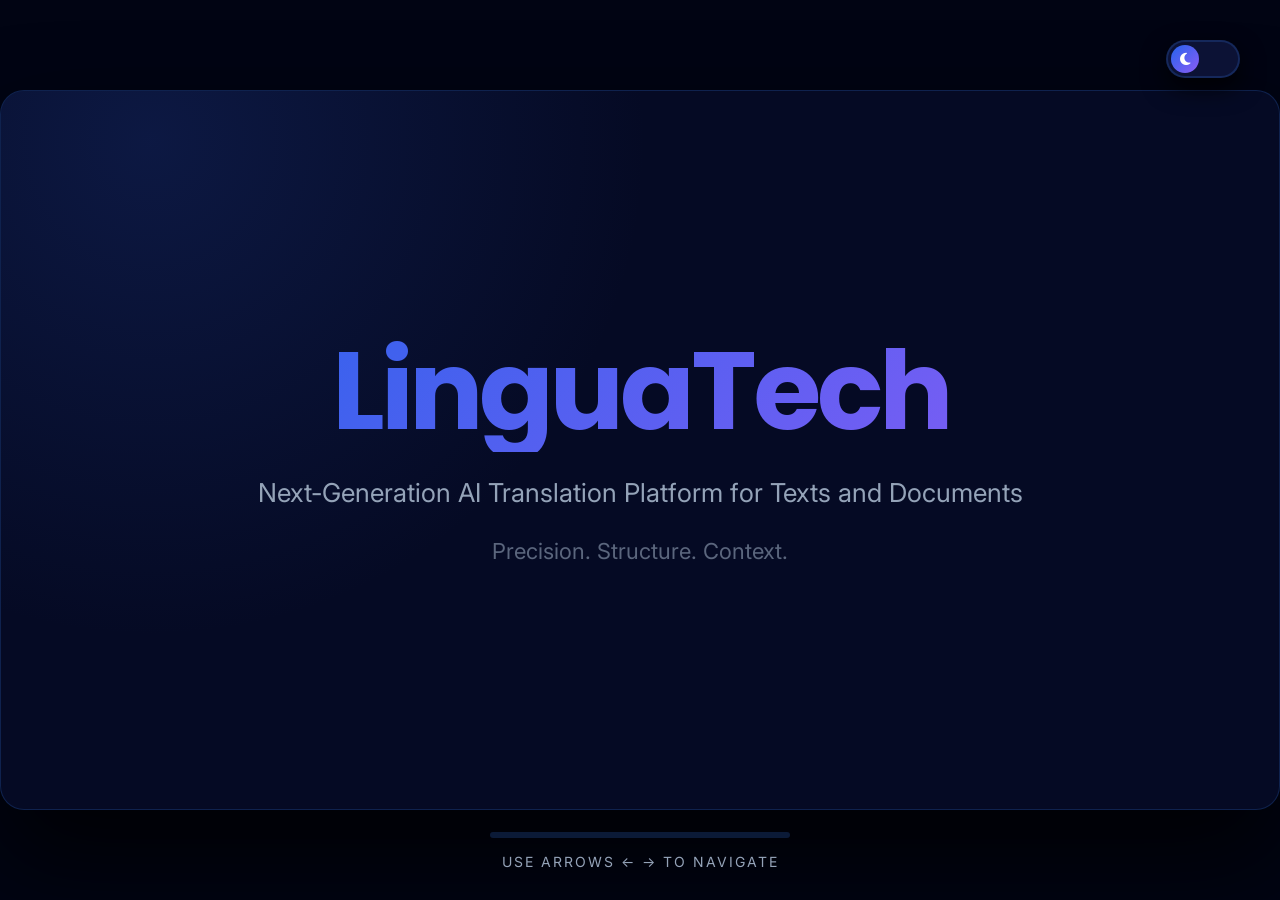
<file: presentation.html>
<!DOCTYPE html>
<html lang="en">
<head>
    <meta charset="UTF-8">
    <meta name="viewport" content="width=device-width, initial-scale=1.0">
    <title>LinguaTech AI Presentation</title>
    <link rel="preconnect" href="https://fonts.googleapis.com">
    <link rel="preconnect" href="https://fonts.gstatic.com" crossorigin>
    <link href="https://fonts.googleapis.com/css2?family=Inter:wght@400;500;600&family=Poppins:wght@600;700&display=swap" rel="stylesheet">
    <link rel="stylesheet" href="https://cdnjs.cloudflare.com/ajax/libs/font-awesome/6.5.1/css/all.min.css">
    
    <style>
        /* 1. СИСТЕМА ЦВЕТОВ И ТЕМ */
        :root {
            --bg-body: #010413;
            --bg-slide: #050a24;
            --bg-tile: #0c1235;
            --text-main: #f1f5f9;
            --text-sub: #94a3b8;
            --primary: #2563eb; 
            --accent: #8b5cf6; 
            --border: rgba(59, 130, 246, 0.2);
            --grad: linear-gradient(135deg, #2563eb 0%, #8b5cf6 100%);
            --shadow: rgba(0, 0, 0, 0.8);
        }

        [data-theme="light"] {
            --bg-body: #f8fafc;
            --bg-slide: #ffffff;
            --bg-tile: #f1f5f9;
            --text-main: #0f172a;
            --text-sub: #475569;
            --primary: #2563eb;
            --accent: #7c3aed;
            --border: rgba(37, 99, 235, 0.1);
            --shadow: rgba(0, 0, 0, 0.08);
        }

        * { box-sizing: border-box; margin: 0; padding: 0; }
        html { scroll-behavior: smooth; }

        body {
            background-color: var(--bg-body);
            display: flex;
            justify-content: center;
            align-items: center;
            height: 100vh;
            margin: 0;
            overflow: hidden;
            transition: background-color 0.4s ease;
            font-family: 'Inter', sans-serif;
        }

        /* 2. ИСПРАВЛЕННЫЙ ПЕРЕКЛЮЧАТЕЛЬ ТЕМЫ */
        .theme-switch-wrapper {
            position: fixed;
            top: 40px;
            right: 40px;
            z-index: 1000;
        }

        .theme-switch {
            width: 74px;
            height: 38px;
            background: var(--bg-tile);
            border: 2px solid var(--border);
            border-radius: 40px;
            cursor: pointer;
            position: relative;
            display: flex;
            align-items: center;
            box-shadow: 0 10px 25px var(--shadow);
            transition: 0.3s ease;
            overflow: hidden; /* Теперь иконки не вылетают наружу */
        }

        /* Ползунок с иконкой внутри */
        .switch-knob {
            position: absolute;
            top: 3px;
            left: 3px;
            width: 28px;
            height: 28px;
            background: var(--grad);
            border-radius: 50%;
            display: flex;
            align-items: center;
            justify-content: center;
            transition: transform 0.4s cubic-bezier(0.175, 0.885, 0.32, 1.2);
            z-index: 10;
        }

        .switch-knob i {
            color: white;
            font-size: 14px;
            pointer-events: none;
        }

        /* Положение для светлой темы */
        [data-theme="light"] .switch-knob {
            transform: translateX(36px);
        }

        /* 3. СТИЛИ СЛАЙДОВ */
        .slide-container {
            width: 1280px;
            height: 720px;
            background-color: var(--bg-slide);
            border: 1px solid var(--border);
            border-radius: 24px;
            padding: 80px;
            display: flex;
            flex-direction: column;
            justify-content: center;
            position: absolute;
            overflow: hidden;
            color: var(--text-main);
            box-shadow: 0 50px 100px var(--shadow);
            transition: opacity 0.5s ease, transform 0.5s cubic-bezier(0.4, 0, 0.2, 1);
            opacity: 0;
            transform: scale(0.95) translateY(20px);
            pointer-events: none;
            visibility: hidden;
        }

        .slide-container.active {
            opacity: 1;
            transform: scale(1) translateY(0);
            pointer-events: auto;
            visibility: visible;
        }

        /* Декоративные свечения на фоне */
        .slide-container::before {
            content: ''; position: absolute; width: 1000px; height: 1000px;
            background: radial-gradient(circle, #1e3a8a 0%, transparent 70%);
            top: -450px; left: -350px; opacity: 0.3; z-index: 0;
        }

        .slide-container > * { position: relative; z-index: 1; }

        h1 {
            font-family: 'Poppins', sans-serif;
            font-size: 110px;
            font-weight: 700;
            background: var(--grad);
            
            /* Эти три строки делают текст прозрачным, проявляя градиент сзади */
            -webkit-background-clip: text;
            background-clip: text;
            -webkit-text-fill-color: transparent;
            margin-bottom: 20px;
            letter-spacing: -4px;
  line-height: 1.1;
}

        .slide-title { 
            font-family: 'Poppins', sans-serif; font-size: 54px; font-weight: 700;
            margin-bottom: 50px; display: flex; align-items: center; gap: 20px;
        }
        .slide-title::after { content: ''; flex-grow: 1; height: 2px; background: var(--grad); opacity: 0.3; }

        p { font-size: 26px; color: var(--text-sub); line-height: 1.6; }

        /* Сетка карточек */
        .tile-grid { display: grid; grid-template-columns: 1fr 1fr; gap: 40px; width: 100%; }
        .tile { 
            background: var(--bg-tile); border: 1px solid var(--border); border-radius: 20px;
            padding: 40px; display: flex; gap: 25px; align-items: center; transition: 0.3s;
        }
        .tile:hover { transform: translateY(-10px); border-color: var(--primary); }
        .tile i { 
            font-size: 38px; color: var(--primary); background: rgba(37, 99, 235, 0.1);
            width: 80px; height: 80px; display: flex; align-items: center; justify-content: center;
            border-radius: 18px; flex-shrink: 0;
        }

        /* Таблица сравнения */
        .table-box { width: 100%; border-radius: 20px; overflow: hidden; border: 1px solid var(--border); }
        table { width: 100%; border-collapse: collapse; background: var(--bg-tile); }
        th { background: var(--grad); color: white; padding: 25px; font-size: 26px; text-align: left; }
        td { padding: 22px 25px; border-bottom: 1px solid var(--border); font-size: 22px; }

        /* Кнопка */
        .btn-cta {
            background: var(--grad); color: white; border: none;
            padding: 24px 60px; border-radius: 16px; font-family: 'Poppins', sans-serif;
            font-weight: 700; font-size: 26px; cursor: pointer;
            box-shadow: 0 15px 40px rgba(37, 99, 235, 0.4); transition: 0.3s;
            text-transform: uppercase; letter-spacing: 2px; margin-top: 40px;
        }
        .btn-cta:hover { transform: scale(1.05); box-shadow: 0 20px 50px rgba(139, 92, 246, 0.5); }

        /* Document Translation Slide */
        .format-badges {
            display: flex; justify-content: center; gap: 15px; margin: 50px 0; flex-wrap: wrap;
        }
        .format-badge {
            display: flex; align-items: center; gap: 12px; padding: 14px 28px;
            background-color: rgba(37, 99, 235, 0.05); border: 1px solid var(--border);
            border-radius: 12px; font-size: 18px; font-weight: 600;
            color: var(--text-main); transition: 0.3s;
        }
        .format-badge:hover {
            border-color: var(--primary); background-color: rgba(37, 99, 235, 0.1); transform: translateY(-3px);
        }
        .format-badge i.fa-file-pdf { color: #ef4444; }
        .format-badge i.fa-file-word { color: #3b82f6; }
        .format-badge i.fa-file-excel { color: #22c55e; }
        .format-badge i.fa-file-powerpoint { color: #f97316; }
        .format-badge i.fa-code { color: #eab308; }

        .drag-drop-zone {
            border: 2px dashed rgba(59, 130, 246, 0.5); border-radius: 20px; padding: 50px;
            text-align: center; transition: 0.3s; cursor: pointer;
            background-color: transparent; max-width: 900px; margin: 0 auto; width: 100%;
        }
        .drag-drop-zone:hover {
            background-color: rgba(37, 99, 235, 0.05); border-color: var(--primary);
        }
        .drag-drop-zone i {
            font-size: 54px; color: var(--primary); margin-bottom: 20px; display: block;
        }
        .drag-drop-zone p { font-size: 20px; color: var(--text-main); font-weight: 500; }

        /* Presentation Controls */
        .presentation-controls {
            position: fixed;
            bottom: 30px;
            left: 50%;
            transform: translateX(-50%);
            display: flex;
            flex-direction: column;
            align-items: center;
            gap: 15px;
            z-index: 1000;
        }
        .progress-container {
            width: 300px;
            height: 6px;
            background-color: var(--border);
            border-radius: 10px;
            overflow: hidden;
        }
        .progress-bar {
            height: 100%;
            background: var(--grad);
            width: 0%;
            transition: width 0.4s ease;
        }
        .nav-hints {
            font-size: 14px;
            color: var(--text-sub);
            letter-spacing: 2px;
            text-transform: uppercase;
        }

        /* Футер без ссылок */
        .footer-final { margin-top: 60px; font-size: 14px; opacity: 0.4; letter-spacing: 4px; font-weight: 700; }
    </style>
</head>
<body data-theme="dark">

    <div class="theme-switch-wrapper">
        <div class="theme-switch" onclick="toggleTheme()">
            <div class="switch-knob">
                <i class="fa-solid fa-moon" id="toggle-icon"></i>
            </div>
        </div>
    </div>

    <div class="slide-container" id="slide1">
        <div style="text-align: center;">
            <h1>LinguaTech</h1>
            <p>Next-Generation AI Translation Platform for Texts and Documents</p>
            <p style="margin-top: 20px; font-size: 22px; opacity: 0.6;">Precision. Structure. Context.</p>
        </div>
    </div>

    <div class="slide-container" id="slide2">
        <h2 class="slide-title">The Translation Gap</h2>
        <div class="tile-grid">
            <div class="tile">
                <i class="fa-solid fa-file-pdf"></i>
                <div>
                    <h3 style="margin-bottom: 10px; font-size: 28px;">Format Loss</h3>
                    <p style="font-size: 20px;">Most AI tools destroy original document layouts and styles.</p>
                </div>
            </div>
            <div class="tile">
                <i class="fa-solid fa-microchip"></i>
                <div>
                    <h3 style="margin-bottom: 10px; font-size: 28px;">Context Errors</h3>
                    <p style="font-size: 20px;">Literal translations fail to capture complex technical nuances.</p>
                </div>
            </div>
        </div>
    </div>

    <div class="slide-container" id="slide-tech">
        <h2 class="slide-title">Neural Context Engine</h2>
        <div class="tile-grid">
            <div class="tile">
                <i class="fa-solid fa-brain"></i>
                <div>
                    <h3 style="margin-bottom: 10px; font-size: 28px;">Beyond Literal Translation</h3>
                    <p style="font-size: 20px;">Our AI understands idioms, slang, and deep technical jargon across 50+ languages.</p>
                </div>
            </div>
            <div class="tile">
                <i class="fa-solid fa-network-wired"></i>
                <div>
                    <h3 style="margin-bottom: 10px; font-size: 28px;">Contextual Memory</h3>
                    <p style="font-size: 20px;">Maintains coherence and terminology consistency throughout entire documents.</p>
                </div>
            </div>
        </div>
    </div>

    <div class="slide-container" id="slide-docs" style="align-items: center; text-align: center;">
        <h2 style="font-family: 'Poppins', sans-serif; font-size: 64px; font-weight: 700; margin-bottom: 30px;">Professional Document Translation</h2>
        <p style="font-size: 24px; max-width: 1000px; margin: 0 auto; line-height: 1.6; color: var(--text-sub);">
            No more copy-pasting. Upload your complex files and get perfectly translated documents in seconds while preserving every image, table, and font.
        </p>
        
        <div class="format-badges">
            <div class="format-badge"><i class="fa-solid fa-file-pdf"></i> Adobe PDF</div>
            <div class="format-badge"><i class="fa-solid fa-file-word"></i> MS Word</div>
            <div class="format-badge"><i class="fa-solid fa-file-excel"></i> MS Excel</div>
            <div class="format-badge"><i class="fa-solid fa-file-powerpoint"></i> MS PowerPoint</div>
            <div class="format-badge"><i class="fa-solid fa-code"></i> JSON / XML</div>
        </div>

        <div class="drag-drop-zone">
            <i class="fa-solid fa-cloud-arrow-up"></i>
            <p>Drag & Drop your file here</p>
        </div>
    </div>

    <div class="slide-container" id="slide-audio">
        <h2 class="slide-title">Voice & TTS Integration</h2>
        <div class="tile-grid">
            <div class="tile">
                <i class="fa-solid fa-headphones"></i>
                <div>
                    <h3 style="margin-bottom: 10px; font-size: 28px;">Natural Speech</h3>
                    <p style="font-size: 20px;">Listen to translations with hyper-realistic, human-like voice synthesis.</p>
                </div>
            </div>
            <div class="tile">
                <i class="fa-solid fa-universal-access"></i>
                <div>
                    <h3 style="margin-bottom: 10px; font-size: 28px;">Enhanced Accessibility</h3>
                    <p style="font-size: 20px;">Perfect for language learners and visually impaired users navigating complex texts.</p>
                </div>
            </div>
        </div>
    </div>

    <div class="slide-container" id="slide3">
        <h2 class="slide-title">Market Superiority</h2>
        <div class="table-box">
            <table>
                <thead>
                    <tr>
                        <th>Feature</th>
                        <th>Competitors</th>
                        <th>LinguaTech AI</th>
                    </tr>
                </thead>
                <tbody>
                    <tr>
                        <td>Layout Integrity</td>
                        <td>Broken / Stripped</td>
                        <td><strong>100% Native Retention</strong></td>
                    </tr>
                    <tr>
                        <td>Contextual Logic</td>
                        <td>Phrase-based</td>
                        <td><strong>Neural LLM Analysis</strong></td>
                    </tr>
                    <tr>
                        <td>Security</td>
                        <td>Public Processing</td>
                        <td><strong>Encrypted Private Cloud</strong></td>
                    </tr>
                </tbody>
            </table>
        </div>
    </div>

    <div class="slide-container" id="slide4">
        <div style="text-align: center;">
            <h2 style="font-size: 90px; margin-bottom: 20px;">LinguaTech</h2>
            <p>Ready to break the language barrier?</p>
            
            <button class="btn-cta" onclick="window.location.href='http://127.0.0.1:5500/index.html'">Get Started</button>
            
            <div class="footer-final">
                <p>ALL RIGHTS RESERVED. © 2026 LINGUATECH AI SYSTEMS.</p>
            </div>
        </div>
    </div>

    <div class="presentation-controls">
        <div class="progress-container">
            <div class="progress-bar" id="progress-bar"></div>
        </div>
        <div class="nav-hints">USE ARROWS &larr; &rarr; TO NAVIGATE</div>
    </div>

    <script>
        // Presentation Logic
        const slides = document.querySelectorAll('.slide-container');
        const progressBar = document.getElementById('progress-bar');
        let currentSlide = 0;

        function showSlide(index) {
            slides.forEach((slide, i) => {
                if (i === index) {
                    slide.classList.add('active');
                } else {
                    slide.classList.remove('active');
                }
            });

            const progress = ((index) / (slides.length - 1)) * 100;
            if(progressBar) progressBar.style.width = `${progress}%`;
        }

        // Initialize first slide
        showSlide(currentSlide);

        // Keyboard Navigation
        document.addEventListener('keydown', (e) => {
            if (e.key === 'ArrowRight' || e.code === 'Space') {
                e.preventDefault();
                if (currentSlide < slides.length - 1) {
                    currentSlide++;
                    showSlide(currentSlide);
                }
            } else if (e.key === 'ArrowLeft') {
                e.preventDefault();
                if (currentSlide > 0) {
                    currentSlide--;
                    showSlide(currentSlide);
                }
            }
        });

        // Функция переключения темы
        function toggleTheme() {
            const body = document.body;
            const currentTheme = body.getAttribute('data-theme');
            const nextTheme = currentTheme === 'dark' ? 'light' : 'dark';
            const icon = document.getElementById('toggle-icon');
            
            body.setAttribute('data-theme', nextTheme);
            
            // Плавная смена иконки внутри ползунка
            if (nextTheme === 'light') {
                icon.className = 'fa-solid fa-sun';
            } else {
                icon.className = 'fa-solid fa-moon';
            }
        }
    </script>
</body>
</html>
</file>
